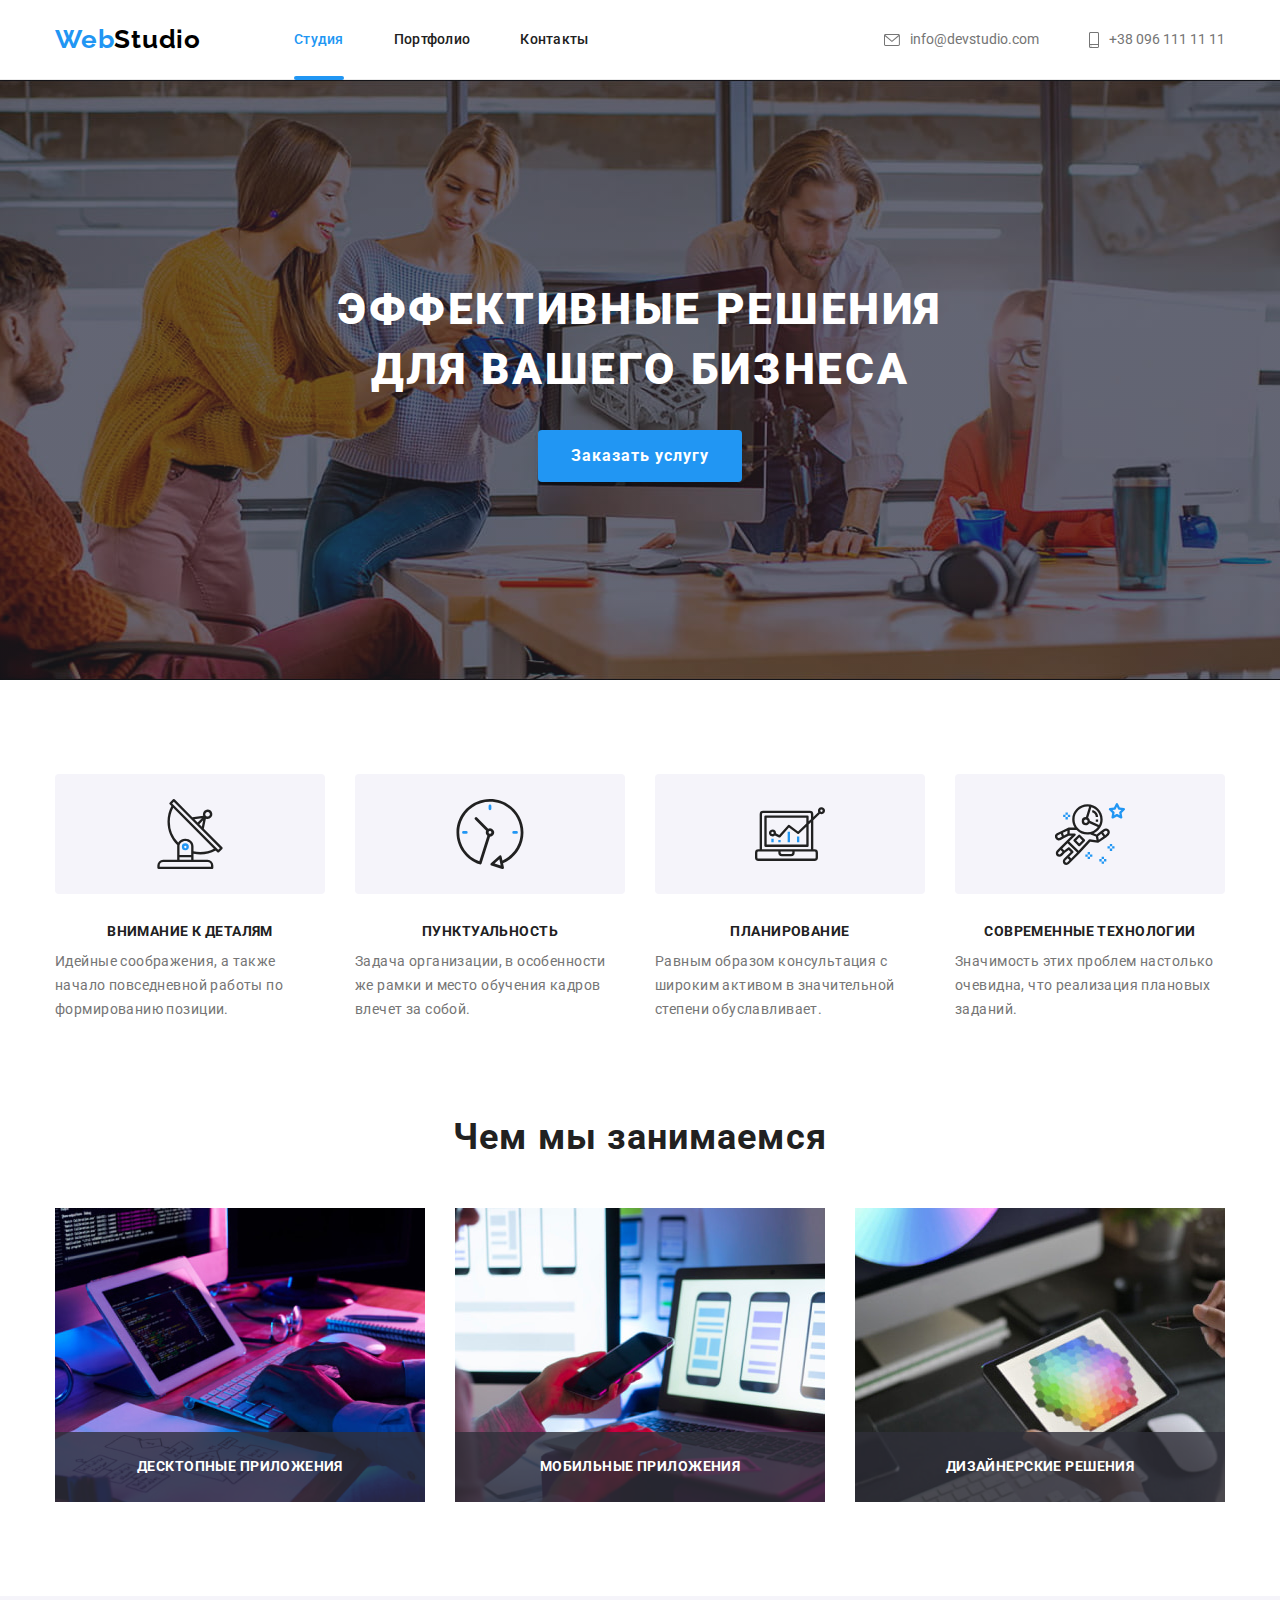
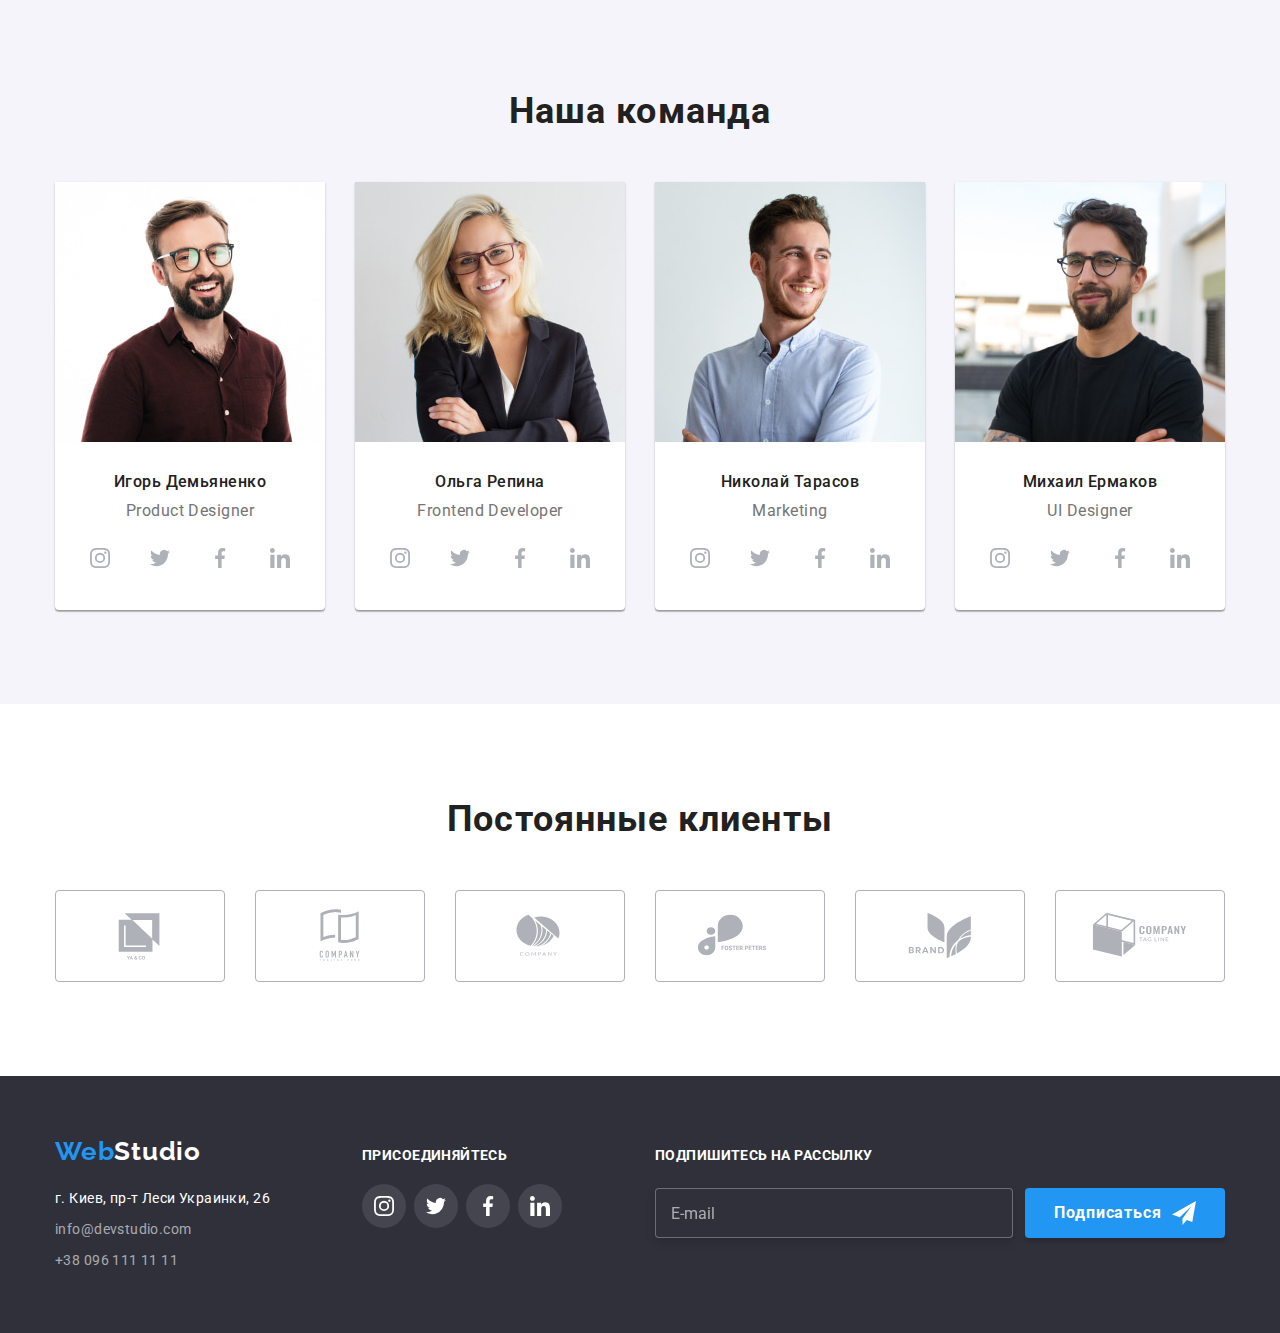
<file: index.html>
<!DOCTYPE html>
<html lang="ru">
  <head>
    <meta charset="UTF-8" />
    <meta http-equiv="X-UA-Compatible" content="IE=edge" />
    <meta name="viewport" content="width=device-width, initial-scale=1.0" />
    <title>WebStudio - Главная страница</title>
    <link
      rel="stylesheet"
      href="https://cdnjs.cloudflare.com/ajax/libs/modern-normalize/1.1.0/modern-normalize.min.css"
    />
    <link rel="preconnect" href="https://fonts.googleapis.com" />
    <link rel="preconnect" href="https://fonts.gstatic.com" crossorigin />
    <link
      href="https://fonts.googleapis.com/css2?family=Raleway:wght@700&family=Roboto:wght@400;500;700;900&display=swap"
      rel="stylesheet"
    />
    <link rel="stylesheet" href="./css/main.min.css" />
  </head>
  <body>
    <!-- Хедер -->
    <header class="header">
      <div class="conteiner header__conteiner">
        <!-- Мобильное меню -->
        <div class="mobile">
          <a class="logo" href="./index.html">Web<span class="logo__text">Studio</span></a>
          <button type="button" class="mobile__button" aria-expanded="false" data-menu-button>
            <svg
              class="mobile__icon"
              width="40"
              height="40"
              aria-label="Переключатель мобильного меню"
            >
              <use
                class="mobile__icon mobile__icon--open"
                href="./images/icons.svg#icon-menu"
              ></use>
              <use
                class="mobile__icon mobile__icon--close"
                href="./images/icons.svg#icon-menu-close"
              ></use>
            </svg>
          </button>
        </div>
        <div class="mobile__menu" data-menu>
          <nav class="mobile-nav">
            <ul class="mobile-nav__list">
              <li class="mobile-nav__item">
                <a class="mobile-nav__link mobile-nav__link--current" href="./index.html">Студия</a>
              </li>
              <li class="mobile-nav__item">
                <a class="mobile-nav__link" href="./portfolio.html">Портфолио</a>
              </li>
              <li class="mobile-nav__item">
                <a class="mobile-nav__link" href="">Контакты</a>
              </li>
            </ul>
          </nav>
          <ul class="mobile-contacts">
            <li class="mobile-contacts__item">
              <a class="mobile-contacts__link" href="tel:+380961111111"> +38 096 111 11 11</a>
            </li>
            <li class="mobile-contacts__item">
              <a
                class="mobile-contacts__link mobile-contacts__link--small-gray"
                href="mailto:info@devstudio.com"
              >
                info@devstudio.com</a
              >
            </li>
          </ul>
          <ul class="mobile-socials">
            <li class="mobile-socials__item">
              <a href="" target="_blank" rel="noreferrer noopener">Instagram</a>
            </li>
            <li class="mobile-socials__item">
              <a href="" target="_blank" rel="noreferrer noopener">Twitter</a>
            </li>
            <li class="mobile-socials__item">
              <a href="" target="_blank" rel="noreferrer noopener">Facebook</a>
            </li>
            <li class="mobile-socials__item">
              <a href="" target="_blank" rel="noreferrer noopener">LinkedIn</a>
            </li>
          </ul>
          
        </div>
        <!-- Меню для планшета та десктопа -->
        <div class="header__menu">
          <nav class="page-nav">
            <a class="logo" href="./index.html">Web<span class="logo__text">Studio</span></a>
            <ul class="page-nav__list">
              <li class="page-nav__item">
                <a class="page-nav__link page-nav__link--current" href="./index.html">Студия</a>
              </li>
              <li class="page-nav__item">
                <a class="page-nav__link" href="./portfolio.html">Портфолио</a>
              </li>
              <li class="page-nav__item">
                <a class="page-nav__link" href="">Контакты</a>
              </li>
            </ul>
          </nav>
          <ul class="contacts">
            <li class="contacts__item">
              <a class="contacts__link" href="mailto:info@devstudio.com"
                ><svg class="contacts__icon" width="16" height="12">
                  <use href="./images/icons.svg#icon-envelope"></use>
                </svg>
                info@devstudio.com</a
              >
            </li>
            <li class="contacts__item">
              <a class="contacts__link header__link" href="tel:+380961111111"
                ><svg class="contacts__icon" width="10" height="16">
                  <use href="./images/icons.svg#icon-smartphone"></use>
                </svg>
                +38 096 111 11 11</a
              >
            </li>
          </ul>
        </div>
      </div>
    </header>
    <main>
      <!-- Банер -->
      <section class="section hero">
        <div class="conteiner">
          <h1 class="hero__title">Эффективные решения для вашего бизнеса</h1>
          <button class="button hero__button" type="button" data-modal-open>Заказать услугу</button>
        </div>
      </section>
      <!-- Особенности -->
      <section class="section">
        <div class="conteiner">
          <h2 class="section__title visually-hidden" aria-hidden="true" tabindex="-1">
            Особенности
          </h2>
          <ul class="features">
            <li class="features__item">
              <div class="features__wrapper">
                <svg class="features__icon" width="70" height="70">
                  <use href="./images/icons.svg#icon-antenna"></use>
                </svg>
              </div>
              <h3 class="features__title">Внимание к деталям</h3>
              <p class="features__discription">
                Идейные соображения, а также начало повседневной работы по формированию позиции.
              </p>
            </li>
            <li class="features__item">
              <div class="features__wrapper">
                <svg class="features__icon" width="70" height="70">
                  <use href="./images/icons.svg#icon-clock"></use>
                </svg>
              </div>
              <h3 class="features__title">Пунктуальность</h3>
              <p class="features__discription">
                Задача организации, в особенности же рамки и место обучения кадров влечет за собой.
              </p>
            </li>
            <li class="features__item">
              <div class="features__wrapper">
                <svg class="features__icon" width="70" height="70">
                  <use href="./images/icons.svg#icon-diagram"></use>
                </svg>
              </div>
              <h3 class="features__title">Планирование</h3>
              <p class="features__discription">
                Равным образом консультация с широким активом в значительной степени обуславливает.
              </p>
            </li>
            <li class="features__item">
              <div class="features__wrapper">
                <svg class="features__icon" width="70" height="70">
                  <use href="./images/icons.svg#icon-astronaut"></use>
                </svg>
              </div>
              <h3 class="features__title">Современные технологии</h3>
              <p class="features__discription">
                Значимость этих проблем настолько очевидна, что реализация плановых заданий.
              </p>
            </li>
          </ul>
        </div>
      </section>
      <!--Чем мы занимаемся-->
      <section class="section section--no-padding-top business__section">
        <div class="conteiner">
          <h2 class="section__title">Чем мы занимаемся</h2>
          <ul class="business">
            <li class="business__item">
              <picture>
                <source media="(min-width: 1200px)" srcset="./images/business/box1.jpg 1x, ./images/business/box1@2x.jpg 2x"/>
                <img
                class="business__img"
                src="./images/business/box1.jpg"
                alt="человек набирает код согласно нарисованого алгоритма"
                width="370"
                height="294"
              />
              </picture>
              <div class="business__description">
                <h3 class="business__title">Десктопные приложения</h3>
              </div>
            </li>
            <li class="business__item">
              <picture>
                <source media="(min-width: 1200px)" srcset="./images/business/box2.jpg 1x, ./images/business/box2@2x.jpg 2x" />
                <img
                class="business__img"
                src="./images/business/box2.jpg"
                alt="человек выбирает варианты макетов сайта для мобильных устройств"
                width="370"
                height="294"
              />
              </picture>
              <div class="business__description">
                <h3 class="business__title">Мобильные приложения</h3>
              </div>
            </li>
            <li class="business__item">
              <picture>
                <source media="(min-width: 1200px)" srcset="./images/business/box3.jpg 1x, ./images/business/box3@2x.jpg 2x" />
              <img
                class="business__img"
                src="./images/business/box3.jpg"
                alt="человек с помощью планшета подбирает палитру цветов"
                width="370"
                height="294"
              />
              </picture>
              <div class="business__description">
                <h3 class="business__title">Дизайнерские решения</h3>
              </div>
            </li>
          </ul>
        </div>
      </section>
      <!--Наша команда-->
      <section class="section section--bgc-gray">
        <div class="conteiner">
          <h2 class="section__title">Наша команда</h2>
          <ul class="team">
            <li class="team__item">
              <picture>
                <source
                  media="(max-width: 767px)"
                  srcset="./images/team/img1_sm.jpg 1x, ./images/team/img1_sm@2x.jpg 2x"
                />
                <source media="(min-width: 1200px)" srcset="./images/team/img1_lg.jpg 1x, ./images/team/img1_lg@2x.jpg 2x" />
                <source
                  media="(min-width: 768px)"
                  srcset="./images/team/img1_md.jpg 1x, ./images/team/img1_md@2x.jpg 2x"
                />
                <img
                  class="team__img"
                  src="./images/team/img1-450.jpg"
                  alt="молодой мужчина, короткостриженый шатен с
                бородой, в очках, широко улыбается; бордовая рубашка, две верхние пуговицы
                расстегнуты"
                  width="450"
                  height="460"
                />
              </picture>
              <div class="team__discription">
                <h3 class="team__title">Игорь Демьяненко</h3>
                <p class="team__text">Product Designer</p>
                <ul class="socials team__socials">
                  <li class="socials__item">
                    <a class="socials__link" href="" target="_blank" rel="noreferrer noopener"
                      ><svg class="socials__icon" width="20" height="20">
                        <use href="./images/icons.svg#icon-instagram"></use>
                      </svg>
                    </a>
                  </li>
                  <li class="socials__item">
                    <a class="socials__link" href="" target="_blank" rel="noreferrer noopener"
                      ><svg class="socials__icon" width="20" height="20">
                        <use href="./images/icons.svg#icon-twitter"></use></svg
                    ></a>
                  </li>
                  <li class="socials__item">
                    <a class="socials__link" href="" target="_blank" rel="noreferrer noopener"
                      ><svg class="socials__icon" width="20" height="20">
                        <use href="./images/icons.svg#icon-facebook"></use></svg
                    ></a>
                  </li>
                  <li class="socials__item">
                    <a class="socials__link" href="" target="_blank" rel="noreferrer noopener"
                      ><svg class="socials__icon" width="20" height="20">
                        <use href="./images/icons.svg#icon-linkedin"></use></svg
                    ></a>
                  </li>
                </ul>
              </div>
            </li>
            <li class="team__item">
              <picture>
                <source
                  media="(max-width: 767px)"
                  srcset="./images/team/img2_sm.jpg 1x, ./images/team/img2_sm@2x.jpg 2x"
                />
                <source media="(min-width: 1200px)" srcset="./images/team/img2_lg.jpg 1x, ./images/team/img2_lg@2x.jpg 2x" />
                <source
                  media="(min-width: 768px)"
                  srcset="./images/team/img2_md.jpg 1x, ./images/team/img2_md@2x.jpg 2x"
                />
                <img
                  class="team__img"
                  src="./images/team/img2-450.jpg"
                  alt="девушка-блондинка, распущенные волосы ниже плеч зачесаны на правую сторону,  в очках, широко улыбается; черный пиджак из-под которого виднеется белая блуза, руки скрещены на груди"
                  width="450"
                  height="460"
                />
              </picture>
              <div class="team__discription">
                <h3 class="team__title">Ольга Репина</h3>
                <p class="team__text">Frontend Developer</p>
                <ul class="socials team__socials">
                  <li class="socials__item">
                    <a class="socials__link" href="" target="_blank" rel="noreferrer noopener"
                      ><svg class="socials__icon" width="20" height="20">
                        <use href="./images/icons.svg#icon-instagram"></use></svg
                    ></a>
                  </li>
                  <li class="socials__item">
                    <a class="socials__link" href="" target="_blank" rel="noreferrer noopener"
                      ><svg class="socials__icon" width="20" height="20">
                        <use href="./images/icons.svg#icon-twitter"></use></svg
                    ></a>
                  </li>
                  <li class="socials__item">
                    <a class="socials__link" href="" target="_blank" rel="noreferrer noopener"
                      ><svg class="socials__icon" width="20" height="20">
                        <use href="./images/icons.svg#icon-facebook"></use></svg
                    ></a>
                  </li>
                  <li class="socials__item">
                    <a class="socials__link" href="" target="_blank" rel="noreferrer noopener"
                      ><svg class="socials__icon" width="20" height="20">
                        <use href="./images/icons.svg#icon-linkedin"></use></svg
                    ></a>
                  </li>
                </ul>
              </div>
            </li>
            <li class="team__item">
              <picture>
                <source
                  media="(max-width: 767px)"
                  srcset="./images/team/img3_sm.jpg 1x, ./images/team/img3_sm@2x.jpg 2x"
                />
                <source media="(min-width: 1200px)" srcset="./images/team/img3_lg.jpg 1x, ./images/team/img3_lg@2x.jpg 2x" />
                <source
                  media="(min-width: 768px)"
                  srcset="./images/team/img3_md.jpg 1x, ./images/team/img3_md@2x.jpg 2x"
                />
                <img
                  class="team__img"
                  src="./images/team/img3-450.jpg"
                  alt="молодой мужчина, шатен с бородкой, голова вполоборота влево, широкая улыбка; светло-голубая рубашка, верхняя пуговица расстегнута, руки скрещены на груди"
                  width="450"
                  height="460"
                />
              </picture>
              <div class="team__discription">
                <h3 class="team__title">Николай Тарасов</h3>
                <p class="team__text">Marketing</p>
                <ul class="socials team__socials">
                  <li class="socials__item">
                    <a class="socials__link" href="" target="_blank" rel="noreferrer noopener"
                      ><svg class="socials__icon" width="20" height="20">
                        <use href="./images/icons.svg#icon-instagram"></use></svg
                    ></a>
                  </li>
                  <li class="socials__item">
                    <a class="socials__link" href="" target="_blank" rel="noreferrer noopener"
                      ><svg class="socials__icon" width="20" height="20">
                        <use href="./images/icons.svg#icon-twitter"></use></svg
                    ></a>
                  </li>
                  <li class="socials__item">
                    <a class="socials__link" href="" target="_blank" rel="noreferrer noopener"
                      ><svg class="socials__icon" width="20" height="20">
                        <use href="./images/icons.svg#icon-facebook"></use></svg
                    ></a>
                  </li>
                  <li class="socials__item">
                    <a class="socials__link" href="" target="_blank" rel="noreferrer noopener"
                      ><svg class="socials__icon" width="20" height="20">
                        <use href="./images/icons.svg#icon-linkedin"></use></svg
                    ></a>
                  </li>
                </ul>
              </div>
            </li>
            <li class="team__item">
              <picture>
                <source
                  media="(max-width: 767px)"
                  srcset="./images/team/img4_sm.jpg 1x, ./images/team/img4_sm@2x.jpg 2x"
                />
                <source
                  media="(min-width: 1200px)"
                  srcset="./images/team/img4_lg.jpg 1x, ./images/team/img4_lg@2x.jpg 2x"
                />
                <source media="(min-width: 768px)" srcset="./images/team/img4_md.jpg 1x, ./images/team/img4_md@2x.jpg 2x" />
                <img
                  class="team__img"
                  src="./images/team/img4-450.jpg"
                  alt="молодой мужчина в очках, брюнет с бородой, на лице легкая улыбка; черная футболка, руки скрещены на груди"
                  width="450"
                  height="460"
                />
              </picture>
              <div class="team__discription">
                <h3 class="team__title">Михаил Ермаков</h3>
                <p class="team__text">UI Designer</p>
                <ul class="socials team__socials">
                  <li class="socials__item">
                    <a class="socials__link" href="" target="_blank" rel="noreferrer noopener"
                      ><svg class="socials__icon" width="20" height="20">
                        <use href="./images/icons.svg#icon-instagram"></use></svg
                    ></a>
                  </li>
                  <li class="socials__item">
                    <a class="socials__link" href="" target="_blank" rel="noreferrer noopener"
                      ><svg class="socials__icon" width="20" height="20">
                        <use href="./images/icons.svg#icon-twitter"></use></svg
                    ></a>
                  </li>
                  <li class="socials__item">
                    <a class="socials__link" href="" target="_blank" rel="noreferrer noopener"
                      ><svg class="socials__icon" width="20" height="20">
                        <use href="./images/icons.svg#icon-facebook"></use></svg
                    ></a>
                  </li>
                  <li class="socials__item">
                    <a class="socials__link" href="" target="_blank" rel="noreferrer noopener"
                      ><svg class="socials__icon" width="20" height="20">
                        <use href="./images/icons.svg#icon-linkedin"></use></svg
                    ></a>
                  </li>
                </ul>
              </div>
            </li>
          </ul>
        </div>
      </section>
      <!-- Клиенты -->
      <section class="section">
        <div class="conteiner">
          <h2 class="section__title">Постоянные клиенты</h2>
          <ul class="clients">
            <li class="clients__item">
              <a class="clients__link" href="" target="_blank" rel="noreferrer noopener"
                ><svg class="clients__logo" width="106" height="60">
                  <use href="./images/icons.svg#icon-logo1"></use></svg
              ></a>
            </li>
            <li class="clients__item">
              <a class="clients__link" href="" target="_blank" rel="noreferrer noopener"
                ><svg class="clients__logo" width="106" height="60">
                  <use href="./images/icons.svg#icon-logo2"></use></svg
              ></a>
            </li>
            <li class="clients__item">
              <a class="clients__link" href="" target="_blank" rel="noreferrer noopener"
                ><svg class="clients__logo" width="106" height="60">
                  <use href="./images/icons.svg#icon-logo3"></use></svg
              ></a>
            </li>
            <li class="clients__item">
              <a class="clients__link" href="" target="_blank" rel="noreferrer noopener"
                ><svg class="clients__logo" width="106" height="60">
                  <use href="./images/icons.svg#icon-logo4"></use></svg
              ></a>
            </li>
            <li class="clients__item">
              <a class="clients__link" href="" target="_blank" rel="noreferrer noopener"
                ><svg class="clients__logo" width="106" height="60">
                  <use href="./images/icons.svg#icon-logo5"></use></svg
              ></a>
            </li>
            <li class="clients__item">
              <a class="clients__link" href="" target="_blank" rel="noreferrer noopener"
                ><svg class="clients__logo" width="106" height="60">
                  <use href="./images/icons.svg#icon-logo6"></use></svg
              ></a>
            </li>
          </ul>
        </div>
      </section>
    </main>
    <!-- Футер -->
    <footer class="footer">
      <div class="conteiner footer__conteiner">
        <div class="footer__contacts">
          <a class="logo footer__logo" href="./index.html"
            >Web<span class="logo__text logo__text--light-theme">Studio</span>
          </a>
          <address class="address">
            <ul class="address__list">
              <li class="address__item">
                <a
                  class="address__map-link"
                  href="https://goo.gl/maps/bSxCjzfuzKjN976c6"
                  target="_blank"
                  rel="noreferrer noopener"
                  >г. Киев, пр-т Леси Украинки, 26
                </a>
              </li>
              <li class="address__item">
                <a class="address__link" href="mailto:info@devstudio.com">info@devstudio.com</a>
              </li>
              <li class="address__item">
                <a class="address__link" href="tel:+380961111111">+38 096 111 11 11</a>
              </li>
            </ul>
          </address>
        </div>
        <div class="footer__socials">
          <h2 class="footer__title">Присоединяйтесь</h2>
          <ul class="socials">
            <li class="socials__item socials__item--10px-margin">
              <a
                class="socials__link socials__link--bgc-gray"
                href=""
                target="_blank"
                rel="noreferrer noopener"
                ><svg class="socials__icon socials__icon--fill-white" width="20" height="20">
                  <use href="./images/icons.svg#icon-instagram"></use></svg
              ></a>
            </li>
            <li class="socials__item socials__item--10px-margin">
              <a
                class="socials__link socials__link--bgc-gray"
                href=""
                target="_blank"
                rel="noreferrer noopener"
                ><svg class="socials__icon socials__icon--fill-white" width="20" height="20">
                  <use href="./images/icons.svg#icon-twitter"></use></svg
              ></a>
            </li>
            <li class="socials__item socials__item--10px-margin">
              <a
                class="socials__link socials__link--bgc-gray"
                href=""
                target="_blank"
                rel="noreferrer noopener"
                ><svg class="socials__icon socials__icon--fill-white" width="20" height="20">
                  <use href="./images/icons.svg#icon-facebook"></use></svg
              ></a>
            </li>
            <li class="socials__item socials__item--10px-margin">
              <a
                class="socials__link socials__link--bgc-gray"
                href=""
                target="_blank"
                rel="noreferrer noopener"
                ><svg class="socials__icon socials__icon--fill-white" width="20" height="20">
                  <use href="./images/icons.svg#icon-linkedin"></use></svg
              ></a>
            </li>
          </ul>
        </div>
        <div class="subscription">
          <label class="subscription__title" for="email-submit">Подпишитесь на рассылку</label>
          <form class="subscription__form">
            <input
              class="subscription__input"
              type="email"
              name="email-submit"
              placeholder="E-mail"
              id="email-submit"
              autocomplete="off"
              required
            />
            <button class="button subscription__button" type="submit">
              Подписаться
              <svg class="button__icon button__icon--append" width="24" height="24">
                <use href="./images/icons.svg#icon-plane"></use>
              </svg>
            </button>
          </form>
        </div>
      </div>
    </footer>
    <!-- Модальное окно -->
    <div class="backdrop is-hidden" data-modal>
      <div class="modal-box">
        <button class="button close-button" data-modal-close>
          <svg class="close-button__icon" width="11" height="11">
            <use href="./images/icons.svg#icon-vector"></use>
          </svg>
        </button>
        <div class="modal-box__wrapper">
          <b class="modal-box__title">Оставьте свои данные, мы вам перезвоним</b>
          <form class="form" autocomplete="off">
            <div class="form__field">
              <label class="form__label" for="name">Имя</label>
              <div class="form__wrapper">
                <input class="form__input" type="text" name="name" id="name" required />
                <svg class="form__icon" width="18" height="18">
                  <use href="./images/icons.svg#icon-person"></use>
                </svg>
              </div>
            </div>
            <div class="form__field">
              <label class="form__label" for="tel">Телефон</label>
              <div class="form__wrapper">
                <input class="form__input" type="tel" name="tel" id="tel" required />
                <svg class="form__icon" width="18" height="18">
                  <use href="./images/icons.svg#icon-tel"></use>
                </svg>
              </div>
            </div>
            <div class="form__field">
              <label class="form__label" for="email">Почта</label>
              <div class="form__wrapper">
                <input class="form__input" type="email" name="email" id="email" required />
                <svg class="form__icon" width="18" height="18">
                  <use href="./images/icons.svg#icon-letter"></use>
                </svg>
              </div>
            </div>
            <div class="form__comment">
              <label class="form__label" for="comment">Комментарий</label>
              <textarea
                class="form__textarea"
                name="comment"
                rows="5"
                id="comment"
                placeholder="Введите текст"
              ></textarea>
            </div>
            <div class="checkbox">
              <label class="checkbox__label" for="policy-checkbox">
                <input
                  class="checkbox__input visually-hidden"
                  type="checkbox"
                  name="policy-checkbox"
                  id="policy-checkbox"
                />
                <span class="checkbox__icon"></span>
                Соглашаюсь с рассылкой и принимаю
                <a class="policy" href="">Условия договора</a>
              </label>
            </div>
            <div class="button__wrapper">
              <button class="button form__button" type="submit">Отправить</button>
            </div>
          </form>
        </div>
      </div>
    </div>
    <script src="./js/mobile-menu.js"></script>
    <script src="./js/modal.js"></script>
  </body>
</html>
</file>
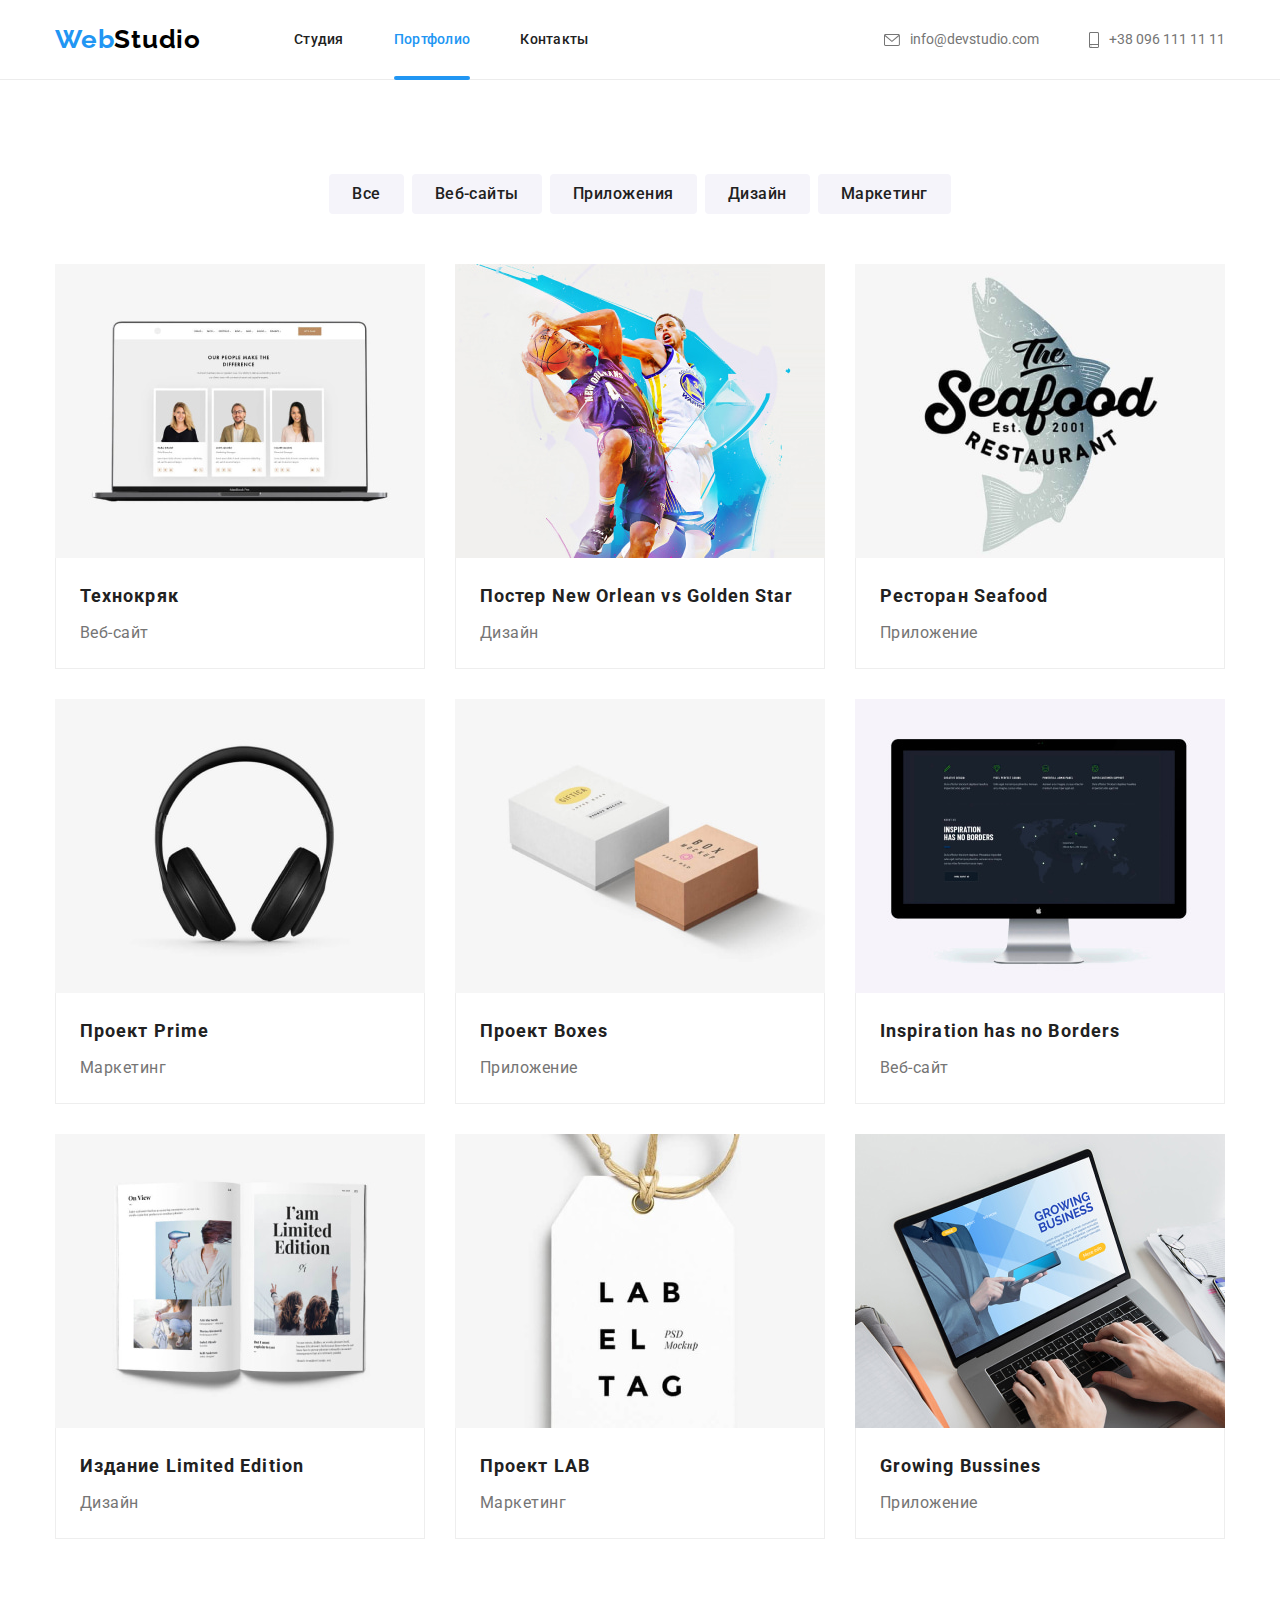
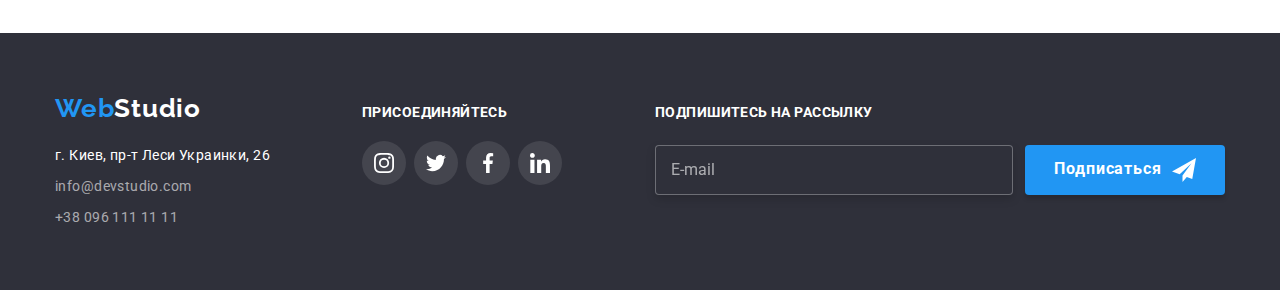
<file: portfolio.html>
<!DOCTYPE html>
<html lang="ru">
  <head>
    <meta charset="UTF-8" />
    <meta http-equiv="X-UA-Compatible" content="IE=edge" />
    <meta name="viewport" content="width=device-width, initial-scale=1.0" />
    <title>WebStudio - Портфолио</title>
    <link
      rel="stylesheet"
      href="https://cdnjs.cloudflare.com/ajax/libs/modern-normalize/1.1.0/modern-normalize.min.css"
    />
    <link rel="preconnect" href="https://fonts.googleapis.com" />
    <link rel="preconnect" href="https://fonts.gstatic.com" crossorigin />
    <link
      href="https://fonts.googleapis.com/css2?family=Raleway:wght@700&family=Roboto:wght@400;500;700;900&display=swap"
      rel="stylesheet"
    />
    <link rel="stylesheet" href="./css/main.min.css" />
  </head>
  <body>
    <!-- Хедер -->
    <header class="header">
      <div class="conteiner header__conteiner">
        <!-- Мобильное меню -->
        <div class="mobile">
          <a class="logo" href="./index.html">Web<span class="logo__text">Studio</span></a>
          <button type="button" class="mobile__button" aria-expanded="false" data-menu-button>
            <svg
              class="mobile__icon"
              width="40"
              height="40"
              aria-label="Переключатель мобильного меню"
            >
              <use
                class="mobile__icon mobile__icon--open"
                href="./images/icons.svg#icon-menu"
              ></use>
              <use
                class="mobile__icon mobile__icon--close"
                href="./images/icons.svg#icon-menu-close"
              ></use>
            </svg>
          </button>
        </div>
        <div class="mobile__menu" data-menu>
          <nav class="mobile-nav">
            <ul class="mobile-nav__list">
              <li class="mobile-nav__item">
                <a class="mobile-nav__link" href="./index.html">Студия</a>
              </li>
              <li class="mobile-nav__item">
                <a class="mobile-nav__link mobile-nav__link--current" href="./portfolio.html">Портфолио</a>
              </li>
              <li class="mobile-nav__item">
                <a class="mobile-nav__link" href="">Контакты</a>
              </li>
            </ul>
          </nav>
          <ul class="mobile-contacts">
            <li class="mobile-contacts__item">
              <a class="mobile-contacts__link" href="tel:+380961111111"> +38 096 111 11 11</a>
            </li>
            <li class="mobile-contacts__item">
              <a
                class="mobile-contacts__link mobile-contacts__link--small-gray"
                href="mailto:info@devstudio.com"
              >
                info@devstudio.com</a
              >
            </li>
          </ul>
          <ul class="mobile-socials">
            <li class="mobile-socials__item">
              <a href="" target="_blank" rel="noreferrer noopener">Instagram</a>
            </li>
            <li class="mobile-socials__item">
              <a href="" target="_blank" rel="noreferrer noopener">Twitter</a>
            </li>
            <li class="mobile-socials__item">
              <a href="" target="_blank" rel="noreferrer noopener">Facebook</a>
            </li>
            <li class="mobile-socials__item">
              <a href="" target="_blank" rel="noreferrer noopener">LinkedIn</a>
            </li>
          </ul>
        </div>
        <!-- Меню для планшета та десктопа -->
        <div class="header__menu">
          <nav class="page-nav">
            <a class="logo" href="./index.html">Web<span class="logo__text">Studio</span></a>
            <ul class="page-nav__list">
              <li class="page-nav__item">
                <a class="page-nav__link" href="./index.html">Студия</a>
              </li>
              <li class="page-nav__item">
                <a class="page-nav__link page-nav__link--current" href="./portfolio.html"
                  >Портфолио</a
                >
              </li>
              <li class="page-nav__item">
                <a class="page-nav__link" href="">Контакты</a>
              </li>
            </ul>
          </nav>
          <ul class="contacts">
            <li class="contacts__item">
              <a class="contacts__link" href="mailto:info@devstudio.com"
                ><svg class="contacts__icon" width="16" height="12">
                  <use href="./images/icons.svg#icon-envelope"></use>
                </svg>
                info@devstudio.com</a
              >
            </li>
            <li class="contacts__item">
              <a class="contacts__link header__link" href="tel:+380961111111"
                ><svg class="contacts__icon" width="10" height="16">
                  <use href="./images/icons.svg#icon-smartphone"></use>
                </svg>
                +38 096 111 11 11</a
              >
            </li>
          </ul>
        </div>
      </div>
    </header>
    <main>
      <section class="section">
        <div class="conteiner">
          <h1 class="section__title visually-hidden" aria-hidden="true" tabindex="-1">
            WebStudio - Портфолио
          </h1>
          <!-- Фильтр -->
          <ul class="filter">
            <li class="filter__item">
              <button class="button filter__button" type="button">Все</button>
            </li>
            <li class="filter__item">
              <button class="button filter__button" type="button">Веб-сайты</button>
            </li>
            <li class="filter__item">
              <button class="button filter__button" type="button">Приложения</button>
            </li>
            <li class="filter__item">
              <button class="button filter__button" type="button">Дизайн</button>
            </li>
            <li class="filter__item">
              <button class="button filter__button" type="button">Маркетинг</button>
            </li>
          </ul>
          <!-- Галерея проектов-->
          <ul class="projects">
            <li class="projects__item">
              <a class="projects__link" href="">
                <div class="projects__thumb">
                  <picture>
                    <source
                    media="(min-width: 1200px)"
                    srcset="
                    ./images/projects/project1_lg.jpg 1x,
                    ./images/projects/project1_lg@2x.jpg 2x
                    "
                    />
                    <source
                    media="(min-width: 768px)"
                    srcset="
                    ./images/projects/project1_md.jpg 1x,
                    ./images/projects/project1_md@2x.jpg 2x
                    "
                    />
                    <source
                      media="(max-width: 767px)"
                      srcset="
                        ./images/projects/project1_sm.jpg 1x,
                        ./images/projects/project1_sm@2x.jpg 2x
                      "
                    />
                    <img
                      class="projects__img"
                      src="./images/projects/project1_sm.jpg"
                      alt="веб-страница Технокряк, открытая на ноутбуке"
                      width="450"
                      height="294"
                    />
                  </picture>
                  <div class="projects__overlay">
                    <p class="projects__discription">
                      Технокряк это современная площадка распространения коронавируса. Компании
                      используют эту платформу для цифрового шпионажа и атак на защищённые сервера
                      конкурентов.
                    </p>
                  </div>
                </div>
                <div class="projects__box">
                  <h2 class="projects__title">Технокряк</h2>
                  <p class="projects__type">Веб-сайт</p>
                </div>
              </a>
            </li>
            <li class="projects__item">
              <a class="projects__link" href="">
                <div class="projects__thumb">
                  <picture>
                    <source
                    media="(min-width: 1200px)"
                    srcset="
                    ./images/projects/project2_lg.jpg    1x,
                    ./images/projects/project2_lg@2x.jpg 2x
                    "
                    />
                    <source
                    media="(min-width: 768px)"
                    srcset="
                    ./images/projects/project2_md.jpg    1x,
                    ./images/projects/project2_md@2x.jpg 2x
                    "
                    />
                    <source
                      media="(max-width: 767px)"
                      srcset="
                        ./images/projects/project2_sm.jpg    1x,
                        ./images/projects/project2_sm@2x.jpg 2x
                      "
                    />
                    <img
                    class="projects__img"
                    src="./images/projects/project2_sm.jpg"
                    alt="Постер к игре в баскетбол"
                    width="450"
                    height="294"
                    />
                  </picture>
                  <div class="projects__overlay">
                    <p class="projects__discription">
                      Технокряк это современная площадка распространения коронавируса. Компании
                      используют эту платформу для цифрового шпионажа и атак на защищённые сервера
                      конкурентов.
                    </p>
                  </div>
                </div>
                <div class="projects__box">
                  <h2 class="projects__title">Постер New Orlean vs Golden Star</h2>
                  <p class="projects__type">Дизайн</p>
                </div>
              </a>
            </li>
            <li class="projects__item">
              <a class="projects__link" href="">
                <div class="projects__thumb">
                  <picture>
                    <source
                    media="(min-width: 1200px)"
                    srcset="
                    ./images/projects/project3_lg.jpg    1x,
                    ./images/projects/project3_lg@2x.jpg 2x
                    "
                    />
                    <source
                    media="(min-width: 768px)"
                    srcset="
                    ./images/projects/project3_md.jpg    1x,
                    ./images/projects/project3_md@2x.jpg 2x
                    "
                    />
                    <source
                      media="(max-width: 767px)"
                      srcset="
                        ./images/projects/project3_sm.jpg    1x,
                        ./images/projects/project3_sm@2x.jpg 2x
                      "
                    />
                    <img
                      class="projects__img"
                      src="./images/projects/project3_sm.jpg"
                      alt="Эмблема рыбного ресторана"
                      width="450"
                      height="294"
                    />
                  </picture>
                  <div class="projects__overlay">
                    <p class="projects__discription">
                      Технокряк это современная площадка распространения коронавируса. Компании
                      используют эту платформу для цифрового шпионажа и атак на защищённые сервера
                      конкурентов.
                    </p>
                  </div>
                </div>
                <div class="projects__box">
                  <h2 class="projects__title">Ресторан Seafood</h2>
                  <p class="projects__type">Приложение</p>
                </div></a
              >
            </li>
            <li class="projects__item">
              <a class="projects__link" href="">
                <div class="projects__thumb">
                  <picture>
                    <source
                    media="(min-width: 1200px)"
                    srcset="
                    ./images/projects/project4_lg.jpg    1x,
                    ./images/projects/project4_lg@2x.jpg 2x
                    "
                    />
                    <source
                    media="(min-width: 768px)"
                    srcset="
                    ./images/projects/project4_md.jpg    1x,
                    ./images/projects/project4_md@2x.jpg 2x
                    "
                    />
                    <source
                      media="(max-width: 767px)"
                      srcset="
                        ./images/projects/project4_sm.jpg    1x,
                        ./images/projects/project4_sm@2x.jpg 2x
                      "
                    />
                    <img
                    class="projects__img"
                    src="./images/projects/project4_sm.jpg"
                      alt="Накладные наушники"
                      width="450"
                      height="294"
                    />
                  </picture>
                  <div class="projects__overlay">
                    <p class="projects__discription">
                      Технокряк это современная площадка распространения коронавируса. Компании
                      используют эту платформу для цифрового шпионажа и атак на защищённые сервера
                      конкурентов.
                    </p>
                  </div>
                </div>
                <div class="projects__box">
                  <h2 class="projects__title">Проект Prime</h2>
                  <p class="projects__type">Маркетинг</p>
                </div>
              </a>
            </li>
            <li class="projects__item">
              <a class="projects__link" href="">
                <div class="projects__thumb">
                  <picture>
                    <source
                    media="(min-width: 1200px)"
                    srcset="
                    ./images/projects/project5_lg.jpg    1x,
                    ./images/projects/project5_lg@2x.jpg 2x
                    "
                    />
                    <source
                    media="(min-width: 768px)"
                    srcset="
                    ./images/projects/project5_md.jpg    1x,
                    ./images/projects/project5_md@2x.jpg 2x
                    "
                    />
                    <source
                      media="(max-width: 767px)"
                      srcset="
                        ./images/projects/project5_sm.jpg    1x,
                        ./images/projects/project5_sm@2x.jpg 2x
                      "
                    />
                    <img
                      class="projects__img"
                      src="./images/projects/project5_sm.jpg"
                      alt="две коробки разных цветов и размеров"
                      width="450"
                      height="294"
                    />
                  </picture>
                  <div class="projects__overlay">
                    <p class="projects__discription">
                      Технокряк это современная площадка распространения коронавируса. Компании
                      используют эту платформу для цифрового шпионажа и атак на защищённые сервера
                      конкурентов.
                    </p>
                  </div>
                </div>
                <div class="projects__box">
                  <h2 class="projects__title">Проект Boxes</h2>
                  <p class="projects__type">Приложение</p>
                </div></a
              >
            </li>
            <li class="projects__item">
              <a class="projects__link" href="">
                <div class="projects__thumb">
                  <picture>
                    <source
                    media="(min-width: 1200px)"
                    srcset="
                    ./images/projects/project6_lg.jpg    1x,
                    ./images/projects/project6_lg@2x.jpg 2x
                    "
                    />
                    <source
                    media="(min-width: 768px)"
                    srcset="
                    ./images/projects/project6_md.jpg    1x,
                    ./images/projects/project6_md@2x.jpg 2x
                    "
                    />
                    <source
                      media="(max-width: 767px)"
                      srcset="
                        ./images/projects/project6_sm.jpg    1x,
                        ./images/projects/project6_sm@2x.jpg 2x
                      "
                    />
                    <img
                      class="projects__img"
                      src="./images/projects/project6_sm.jpg"
                      alt="Монитор с изображением открытого веб-сайта"
                      width="450"
                      height="294"
                    />
                  </picture>
                  <div class="projects__overlay">
                    <p class="projects__discription">
                      Технокряк это современная площадка распространения коронавируса. Компании
                      используют эту платформу для цифрового шпионажа и атак на защищённые сервера
                      конкурентов.
                    </p>
                  </div>
                </div>
                <div class="projects__box">
                  <h2 class="projects__title">Inspiration has no Borders</h2>
                  <p class="projects__type">Веб-сайт</p>
                </div>
              </a>
            </li>
            <li class="projects__item">
              <a class="projects__link" href="">
                <div class="projects__thumb">
                  <picture>
                    <source
                    media="(min-width: 1200px)"
                    srcset="
                    ./images/projects/project7_lg.jpg    1x,
                    ./images/projects/project7_lg@2x.jpg 2x
                    "
                    />
                    <source
                    media="(min-width: 768px)"
                    srcset="
                    ./images/projects/project7_md.jpg    1x,
                    ./images/projects/project7_md@2x.jpg 2x
                    "
                    />
                    <source
                      media="(max-width: 767px)"
                      srcset="
                        ./images/projects/project7_sm.jpg    1x,
                        ./images/projects/project7_sm@2x.jpg 2x
                      "
                    />
                    <img
                      class="projects__img"
                      src="./images/projects/project7_sm.jpg"
                      alt="Развернутая книга"
                      width="450"
                      height="294"
                    />
                  </picture>
                  <div class="projects__overlay">
                    <p class="projects__discription">
                      Технокряк это современная площадка распространения коронавируса. Компании
                      используют эту платформу для цифрового шпионажа и атак на защищённые сервера
                      конкурентов.
                    </p>
                  </div>
                </div>
                <div class="projects__box">
                  <h2 class="projects__title">Издание Limited Edition</h2>
                  <p class="projects__type">Дизайн</p>
                </div>
              </a>
            </li>
            <li class="projects__item">
              <a class="projects__link" href="">
                <div class="projects__thumb">
                  <picture>
                    <source
                    media="(min-width: 1200px)"
                    srcset="
                    ./images/projects/project8_lg.jpg    1x,
                    ./images/projects/project8_lg@2x.jpg 2x
                    "
                    />
                    <source
                    media="(min-width: 768px)"
                    srcset="
                    ./images/projects/project8_md.jpg    1x,
                    ./images/projects/project8_md@2x.jpg 2x
                    "
                    />
                    <source
                      media="(max-width: 767px)"
                      srcset="
                        ./images/projects/project8_sm.jpg    1x,
                        ./images/projects/project8_sm@2x.jpg 2x
                      "
                    />
                    <img
                    class="projects__img"
                      src="./images/projects/project8_sm.jpg"
                      alt="Бумажная бирка на шнурке"
                      width="450"
                      height="294"
                    />
                  </picture>
                  <div class="projects__overlay">
                    <p class="projects__discription">
                      Технокряк это современная площадка распространения коронавируса. Компании
                      используют эту платформу для цифрового шпионажа и атак на защищённые сервера
                      конкурентов.
                    </p>
                  </div>
                </div>
                <div class="projects__box">
                  <h2 class="projects__title">Проект LAB</h2>
                  <p class="projects__type">Маркетинг</p>
                </div>
              </a>
            </li>
            <li class="projects__item">
              <a class="projects__link" href="">
                <div class="projects__thumb">
                  <picture>
                    <source
                    media="(min-width: 1200px)"
                    srcset="
                    ./images/projects/project9_lg.jpg    1x,
                    ./images/projects/project9_lg@2x.jpg 2x
                    "
                    />
                    <source
                    media="(min-width: 768px)"
                    srcset="
                    ./images/projects/project9_md.jpg    1x,
                    ./images/projects/project9_md@2x.jpg 2x
                    "
                    />
                    <source
                      media="(max-width: 767px)"
                      srcset="
                        ./images/projects/project9_sm.jpg    1x,
                        ./images/projects/project9_sm@2x.jpg 2x
                      "
                    />
                    <img
                      class="projects__img"
                      src="./images/projects/project9_sm.jpg"
                      alt="Ноутбук с открытым приложение Growing Bussines"
                      width="450"
                      height="294"
                    />
                  </picture>
                  <div class="projects__overlay">
                    <p class="projects__discription">
                      Технокряк это современная площадка распространения коронавируса. Компании
                      используют эту платформу для цифрового шпионажа и атак на защищённые сервера
                      конкурентов.
                    </p>
                  </div>
                </div>
                <div class="projects__box">
                  <h2 class="projects__title">Growing Bussines</h2>
                  <p class="projects__type">Приложение</p>
                </div></a>
            </li>
          </ul>
        </div>
      </section>
    </main>
    <!-- Футер -->
    <footer class="footer">
      <div class="conteiner footer__conteiner">
        <div class="footer__contacts">
          <a class="logo footer__logo" href="./index.html"
            >Web<span class="logo__text logo__text--light-theme">Studio</span>
          </a>

          <address class="address">
            <ul class="address__list">
              <li class="address__item">
                <a
                  class="address__map-link"
                  href="https://goo.gl/maps/bSxCjzfuzKjN976c6"
                  target="_blank"
                  rel="noreferrer noopener"
                  >г. Киев, пр-т Леси Украинки, 26
                </a>
              </li>
              <li class="address__item">
                <a class="address__link" href="mailto:info@devstudio.com">info@devstudio.com</a>
              </li>
              <li class="address__item">
                <a class="address__link" href="tel:+380961111111">+38 096 111 11 11</a>
              </li>
            </ul>
          </address>
        </div>
        <div class="footer__socials">
          <h2 class="footer__title">Присоединяйтесь</h2>
          <ul class="socials">
            <li class="socials__item socials__item--10px-margin">
              <a class="socials__link socials__link--bgc-gray" href=""
                ><svg class="socials__icon socials__icon--fill-white" width="20" height="20">
                  <use href="./images/icons.svg#icon-instagram"></use></svg
              ></a>
            </li>
            <li class="socials__item socials__item--10px-margin">
              <a class="socials__link socials__link--bgc-gray" href=""
                ><svg class="socials__icon socials__icon--fill-white" width="20" height="20">
                  <use href="./images/icons.svg#icon-twitter"></use></svg
              ></a>
            </li>
            <li class="socials__item socials__item--10px-margin">
              <a class="socials__link socials__link--bgc-gray" href=""
                ><svg class="socials__icon socials__icon--fill-white" width="20" height="20">
                  <use href="./images/icons.svg#icon-facebook"></use></svg
              ></a>
            </li>
            <li class="socials__item socials__item--10px-margin">
              <a class="socials__link socials__link--bgc-gray" href=""
                ><svg class="socials__icon socials__icon--fill-white" width="20" height="20">
                  <use href="./images/icons.svg#icon-linkedin"></use></svg
              ></a>
            </li>
          </ul>
        </div>
        <div class="subscription">
          <label class="subscription__title" for="email-submit">Подпишитесь на рассылку</label>
          <form class="subscription__form">
            <input
              class="subscription__input"
              type="email"
              name="email-submit"
              placeholder="E-mail"
              id="email-submit"
              autocomplete="off"
              required
            />
            <button class="button subscription__button" type="submit">
              Подписаться
              <svg class="button__icon button__icon--append" width="24" height="24">
                <use href="./images/icons.svg#icon-plane"></use>
              </svg>
            </button>
          </form>
        </div>
      </div>
    </footer>
    <script src="./js/mobile-menu.js"></script>
  </body>
</html>
</file>
<file: css/main.min.css>
.visually-hidden{position:absolute;white-space:nowrap;width:1px;height:1px;overflow:hidden;border:0;padding:0;clip:rect(0 0 0 0);-webkit-clip-path:inset(50%);clip-path:inset(50%);margin:-1px}ul{padding:0;margin:0;list-style-type:none}a{text-decoration:none;color:inherit}img{display:block;max-width:100%;height:auto}p{margin-top:0;margin-bottom:0}.section{padding-top:60px;padding-bottom:60px}@media screen and (min-width: 1200px){.section{padding-top:94px;padding-bottom:94px}}.section--no-padding-top{padding-top:0}.section--bgc-gray{background-color:#f5f4fa}.section__title{margin-top:0px;margin-bottom:30px;text-align:center;color:#212121;font-size:28px;line-height:1.18;letter-spacing:0.03em}@media screen and (min-width: 1200px){.section__title{margin-bottom:50px;font-size:36px;line-height:1.17}}.conteiner{margin-right:auto;margin-left:auto;padding-left:15px;padding-right:15px}@media screen and (min-width: 480px){.conteiner{width:480px}}@media screen and (min-width: 768px){.conteiner{width:768px}}@media screen and (min-width: 1200px){.conteiner{width:1200px}}.button{display:-webkit-box;display:-ms-flexbox;display:flex;-webkit-box-pack:center;-ms-flex-pack:center;justify-content:center;-webkit-box-align:center;-ms-flex-align:center;align-items:center;text-align:center;padding:0;cursor:pointer;-webkit-transition:color 250ms cubic-bezier(0.4, 0, 0.2, 1),background-color 250ms cubic-bezier(0.4, 0, 0.2, 1),-webkit-box-shadow 250ms cubic-bezier(0.4, 0, 0.2, 1);transition:color 250ms cubic-bezier(0.4, 0, 0.2, 1),background-color 250ms cubic-bezier(0.4, 0, 0.2, 1),-webkit-box-shadow 250ms cubic-bezier(0.4, 0, 0.2, 1);transition:color 250ms cubic-bezier(0.4, 0, 0.2, 1),background-color 250ms cubic-bezier(0.4, 0, 0.2, 1),box-shadow 250ms cubic-bezier(0.4, 0, 0.2, 1);transition:color 250ms cubic-bezier(0.4, 0, 0.2, 1),background-color 250ms cubic-bezier(0.4, 0, 0.2, 1),box-shadow 250ms cubic-bezier(0.4, 0, 0.2, 1),-webkit-box-shadow 250ms cubic-bezier(0.4, 0, 0.2, 1)}.button:hover,.button:focus{background-color:#2196f3;color:#fff}.button__icon--append{margin-left:10px}.socials{display:-webkit-box;display:-ms-flexbox;display:flex;-ms-flex-wrap:wrap;flex-wrap:wrap;-webkit-box-pack:center;-ms-flex-pack:center;justify-content:center}.socials__item:not(:last-child){margin-right:16px}.socials__item--10px-margin:not(:last-child){margin-right:8px}.socials__link{width:44px;height:44px;display:-webkit-box;display:-ms-flexbox;display:flex;-webkit-box-pack:center;-ms-flex-pack:center;justify-content:center;-webkit-box-align:center;-ms-flex-align:center;align-items:center;border-radius:50%;background-color:#fff;text-align:center;-webkit-transition:background-color 250ms cubic-bezier(0.4, 0, 0.2, 1);transition:background-color 250ms cubic-bezier(0.4, 0, 0.2, 1)}.socials__link:hover,.socials__link:focus{background-color:#2196f3}.socials__link--bgc-gray{background-color:rgba(255,255,255,0.1);-webkit-transition:background-color 250ms cubic-bezier(0.4, 0, 0.2, 1);transition:background-color 250ms cubic-bezier(0.4, 0, 0.2, 1)}.socials__icon{fill:#afb1b8;-webkit-transition:fill 250ms cubic-bezier(0.4, 0, 0.2, 1);transition:fill 250ms cubic-bezier(0.4, 0, 0.2, 1)}.socials__link:hover .socials__icon,.socials__link:focus .socials__icon{fill:#fff}.socials__icon--fill-white{fill:#fff}body{font-family:"Roboto",sans-serif;font-size:14px;line-height:1.71;padding-top:60px;color:#757575;background-color:#fff}@media screen and (min-width: 768px){body{padding-top:80px}}.logo{display:inline-block;font-family:"Raleway",sans-serif;font-weight:700;font-size:24px;line-height:1.16;letter-spacing:0.03em;color:#2196f3}@media screen and (min-width: 1200px){.logo{font-size:26px;line-height:1.2}}.logo__text{color:#000000}.logo__text--light-theme{color:#fff}.header{position:fixed;width:100%;height:60px;top:0;left:0;z-index:1;border-bottom:1px solid #ececec;background-color:#fff}@media screen and (min-width: 768px){.header{height:80px}}.header__conteiner{position:relative;height:100%}.mobile{display:-webkit-box;display:-ms-flexbox;display:flex;-webkit-box-pack:justify;-ms-flex-pack:justify;justify-content:space-between;-webkit-box-align:center;-ms-flex-align:center;align-items:center;height:100%}@media screen and (min-width: 768px){.mobile{display:none}}.mobile__button{position:relative;z-index:99;display:-webkit-box;display:-ms-flexbox;display:flex;-webkit-box-pack:center;-ms-flex-pack:center;justify-content:center;-webkit-box-align:center;-ms-flex-align:center;align-items:center;text-align:center;padding:0;margin-left:auto;background-color:transparent;border-color:transparent;cursor:pointer}.mobile__icon{-webkit-transition:fill 250ms cubic-bezier(0.4, 0, 0.2, 1);transition:fill 250ms cubic-bezier(0.4, 0, 0.2, 1)}.mobile__icon:hover,.mobile__icon:focus{fill:#2196f3}.mobile__icon--close{display:none}.is-active .mobile__icon--close{display:block}.is-active .mobile__icon--open{display:none}.mobile__menu{display:none;position:fixed;top:0;left:0;width:100%;height:100vh;padding:48px 40px 15px;z-index:5;overflow-y:scroll;background-color:#fff}@media screen and (max-width: 380px){.mobile__menu{padding-right:15px}}.mobile__menu.is-open{display:-webkit-box;display:-ms-flexbox;display:flex;-webkit-box-orient:vertical;-webkit-box-direction:normal;-ms-flex-direction:column;flex-direction:column}.mobile-nav__item{margin-bottom:32px}.mobile-nav__item:hover,.mobile-nav__item:focus{color:#2196f3}.mobile-nav__link{display:block;color:#212121;font-weight:500;font-size:40px;line-height:1.18;letter-spacing:0.02em;-webkit-transition:color 250ms cubic-bezier(0.4, 0, 0.2, 1);transition:color 250ms cubic-bezier(0.4, 0, 0.2, 1)}.mobile-nav__link:hover,.mobile-nav__link:focus{color:#2196f3}.mobile-nav__link--current{color:#2196f3}.mobile-contacts{margin-top:auto;margin-bottom:64px}@media screen and (max-width: 380px){.mobile-contacts{margin-bottom:5vh}}.mobile-contacts__item{font-weight:500;font-size:34px;line-height:1.18;font-style:normal;letter-spacing:0.02em;color:#2196f3}.mobile-contacts__item:not(:last-child){margin-bottom:32px}@media screen and (max-width: 380px){.mobile-contacts__item{font-size:24px;line-height:1.18}}.mobile-contacts__link{display:-webkit-inline-box;display:-ms-inline-flexbox;display:inline-flex;-webkit-box-align:center;-ms-flex-align:center;align-items:center;-webkit-transition:color 250ms cubic-bezier(0.4, 0, 0.2, 1);transition:color 250ms cubic-bezier(0.4, 0, 0.2, 1)}.mobile-contacts__link:hover,.mobile-contacts__link:focus{color:#2196f3}.mobile-contacts__link--small-gray{font-size:24px;line-height:1.17;letter-spacing:0.02em;color:#757575}.mobile-socials{display:-webkit-box;display:-ms-flexbox;display:flex;-ms-flex-wrap:wrap;flex-wrap:wrap;-webkit-box-pack:stretch;-ms-flex-pack:stretch;justify-content:stretch;-webkit-box-align:center;-ms-flex-align:center;align-items:center}.mobile-socials__item{font-weight:500;font-size:18px;line-height:1.22;letter-spacing:0.02em;color:#2196f3}.mobile-socials__item:not(:last-child){padding-right:10px}.mobile-socials__item:not(:first-child){padding-left:10px;border-left:1px solid rgba(33,33,33,0.2)}@media screen and (max-width: 440px){.mobile-socials__item{-ms-flex-preferred-size:calc((100%-70px) / 2);flex-basis:calc((100%-70px) / 2)}.mobile-socials__item:nth-last-child(n+3){margin-bottom:20px}.mobile-socials__item:nth-child(2n){padding-left:15vw}.mobile-socials__item:not(:nth-child(2n)){padding:0;border:none}}@media screen and (max-width: 767px){.header__menu{display:none}}@media screen and (min-width: 768px){.header__menu{display:-webkit-box;display:-ms-flexbox;display:flex;-webkit-box-align:center;-ms-flex-align:center;align-items:center}}.page-nav{display:-webkit-box;display:-ms-flexbox;display:flex;-webkit-box-align:center;-ms-flex-align:center;align-items:center}.page-nav__list{display:-webkit-box;display:-ms-flexbox;display:flex;margin-left:88px}@media screen and (min-width: 1200px){.page-nav__list{margin-left:93px}}.page-nav__item:not(:first-child){margin-left:50px}.page-nav__item:hover,.page-nav__item:focus{color:#2196f3}.page-nav__link{display:block;padding-top:32px;padding-bottom:32px;color:#212121;font-weight:500;font-size:14px;line-height:1.14;letter-spacing:0.02em;-webkit-transition:color 250ms cubic-bezier(0.4, 0, 0.2, 1);transition:color 250ms cubic-bezier(0.4, 0, 0.2, 1)}.page-nav__link:hover,.page-nav__link:focus{color:#2196f3}.page-nav__link--current{position:relative;color:#2196f3}.page-nav__link--current::after{content:'';position:absolute;left:0;bottom:0;width:100%;height:4px;background-color:#2196f3;border-radius:2px}.contacts{margin-left:auto}@media screen and (min-width: 1200px){.contacts{display:-webkit-box;display:-ms-flexbox;display:flex;-webkit-box-pack:center;-ms-flex-pack:center;justify-content:center;-webkit-box-align:center;-ms-flex-align:center;align-items:center}}.contacts__item{font-size:12px;line-height:1.17;color:#757575}@media screen and (max-width: 1199px){.contacts__item:not(:first-child){margin-top:10px}}@media screen and (min-width: 1200px){.contacts__item:not(:first-child){margin-left:50px}}.contacts__link{display:-webkit-inline-box;display:-ms-inline-flexbox;display:inline-flex;-webkit-box-align:center;-ms-flex-align:center;align-items:center;-webkit-transition:color 250ms cubic-bezier(0.4, 0, 0.2, 1);transition:color 250ms cubic-bezier(0.4, 0, 0.2, 1)}.contacts__link:hover,.contacts__link:focus{color:#2196f3}@media screen and (min-width: 1200px){.contacts__link{font-size:14px;line-height:1.14;padding-top:32px;padding-bottom:32px}}.contacts__icon{margin-right:10px;fill:#757575;-webkit-transition:fill 250ms cubic-bezier(0.4, 0, 0.2, 1);transition:fill 250ms cubic-bezier(0.4, 0, 0.2, 1)}.contacts__link:hover .contacts__icon,.contacts__link:focus .contacts__icon{fill:#2196f3}.hero{margin-left:auto;margin-right:auto;padding-top:118px;padding-bottom:118px;height:400px;max-width:1600px;text-align:center;background-color:#c4c4c4;background-image:-webkit-gradient(linear, left top, right top, from(rgba(47,48,58,0.4)), to(rgba(47,48,58,0.4))),url(../images/hero/Hero-Img_sm.jpg);background-image:linear-gradient(to right, rgba(47,48,58,0.4), rgba(47,48,58,0.4)),url(../images/hero/Hero-Img_sm.jpg);background-size:cover;background-position:center;background-repeat:no-repeat}@media screen and (min-device-pixel-ratio: 2), (-webkit-min-device-pixel-ratio: 2), (min-resolution: 192dpi), (min-resolution: 2dppx){.hero{background-image:-webkit-gradient(linear, left top, right top, from(rgba(47,48,58,0.4)), to(rgba(47,48,58,0.4))),url(../images/hero/Hero-Img_sm@2x.jpg);background-image:linear-gradient(to right, rgba(47,48,58,0.4), rgba(47,48,58,0.4)),url(../images/hero/Hero-Img_sm@2x.jpg)}}@media screen and (min-width: 768px){.hero{background-image:-webkit-gradient(linear, left top, right top, from(rgba(47,48,58,0.4)), to(rgba(47,48,58,0.4))),url(../images/hero/Hero-Img_md.jpg);background-image:linear-gradient(to right, rgba(47,48,58,0.4), rgba(47,48,58,0.4)),url(../images/hero/Hero-Img_md.jpg);background-size:cover;background-position:center;background-repeat:no-repeat}}@media screen and (min-width: 768px) and (min-device-pixel-ratio: 2), screen and (min-width: 768px) and (-webkit-min-device-pixel-ratio: 2), screen and (min-width: 768px) and (min-resolution: 192dpi), screen and (min-width: 768px) and (min-resolution: 2dppx){.hero{background-image:-webkit-gradient(linear, left top, right top, from(rgba(47,48,58,0.4)), to(rgba(47,48,58,0.4))),url(../images/hero/Hero-Img_md@2x.jpg);background-image:linear-gradient(to right, rgba(47,48,58,0.4), rgba(47,48,58,0.4)),url(../images/hero/Hero-Img_md@2x.jpg)}}@media screen and (min-width: 1200px){.hero{padding-top:200px;padding-bottom:200px;height:600px;background-image:-webkit-gradient(linear, left top, right top, from(rgba(47,48,58,0.4)), to(rgba(47,48,58,0.4))),url(../images/hero/Hero-Img_lg.jpg);background-image:linear-gradient(to right, rgba(47,48,58,0.4), rgba(47,48,58,0.4)),url(../images/hero/Hero-Img_lg.jpg);background-size:cover;background-position:center;background-repeat:no-repeat}}@media screen and (min-width: 1200px) and (min-device-pixel-ratio: 2), screen and (min-width: 1200px) and (-webkit-min-device-pixel-ratio: 2), screen and (min-width: 1200px) and (min-resolution: 192dpi), screen and (min-width: 1200px) and (min-resolution: 2dppx){.hero{background-image:-webkit-gradient(linear, left top, right top, from(rgba(47,48,58,0.4)), to(rgba(47,48,58,0.4))),url(../images/hero/Hero-Img_lg@2x.jpg);background-image:linear-gradient(to right, rgba(47,48,58,0.4), rgba(47,48,58,0.4)),url(../images/hero/Hero-Img_lg@2x.jpg)}}.hero__title{display:block;margin-right:auto;margin-left:auto;margin-top:0;margin-bottom:30px;max-width:360px;color:#fff;font-weight:900;font-size:26px;line-height:1.62;letter-spacing:0.06em;text-transform:uppercase}@media screen and (min-width: 1200px){.hero__title{max-width:700px;font-size:44px;line-height:1.36}}.hero__button{display:inline-block;padding-left:32px;padding-right:32px;padding-top:10px;padding-bottom:10px;border:1px solid transparent;border-radius:4px;-webkit-box-shadow:0px 4px 4px rgba(0,0,0,0.15);box-shadow:0px 4px 4px rgba(0,0,0,0.15);color:#fff;background-color:#2196f3;font-family:"Roboto",sans-serif;font-weight:700;font-size:16px;line-height:1.87;letter-spacing:0.06em}.hero__button:hover,.hero__button:focus{background-color:#188ce8}.features{margin-bottom:-30px}@media screen and (min-width: 768px){.features{display:-webkit-box;display:-ms-flexbox;display:flex;-webkit-box-pack:center;-ms-flex-pack:center;justify-content:center;-ms-flex-wrap:wrap;flex-wrap:wrap;margin-right:-15px;margin-left:-15px}}.features__item{margin-bottom:30px}@media screen and (max-width: 767px){.features__item{max-width:450px}}@media screen and (min-width: 768px){.features__item{width:354px;margin-right:15px;margin-left:15px}}@media screen and (min-width: 1200px){.features__item{width:270px}}.features__wrapper{height:120px;display:-webkit-box;display:-ms-flexbox;display:flex;-webkit-box-pack:center;-ms-flex-pack:center;justify-content:center;-webkit-box-align:center;-ms-flex-align:center;align-items:center;text-align:center;background:#f5f4fa;border-radius:4px}.features__title{margin-top:30px;margin-bottom:10px;font-size:14px;line-height:1.14;color:#212121;letter-spacing:0.03em;text-align:center;text-transform:uppercase}.features__discription{letter-spacing:0.03em}@media screen and (max-width: 1199px){.business__section{display:none}}.business{display:-webkit-box;display:-ms-flexbox;display:flex;-webkit-box-pack:center;-ms-flex-pack:center;justify-content:center;-ms-flex-wrap:wrap;flex-wrap:wrap}.business__item{position:relative}.business__item:not(:last-child){margin-right:30px}.business__description{position:absolute;left:0;bottom:0;width:100%;height:70px;display:-webkit-box;display:-ms-flexbox;display:flex;-webkit-box-pack:center;-ms-flex-pack:center;justify-content:center;-webkit-box-align:center;-ms-flex-align:center;align-items:center;background-color:rgba(47,48,58,0.8)}.business__title{font-size:14px;line-height:1.14;text-align:center;letter-spacing:0.03em;text-transform:uppercase;color:#fff}.business{display:-webkit-box;display:-ms-flexbox;display:flex;-webkit-box-pack:center;-ms-flex-pack:center;justify-content:center;-ms-flex-wrap:wrap;flex-wrap:wrap}.business__item{position:relative}.business__item:not(:last-child){margin-right:30px}.business__description{position:absolute;left:0;bottom:0;width:100%;height:70px;display:-webkit-box;display:-ms-flexbox;display:flex;-webkit-box-pack:center;-ms-flex-pack:center;justify-content:center;-webkit-box-align:center;-ms-flex-align:center;align-items:center;background-color:rgba(47,48,58,0.8)}.business__title{font-size:14px;line-height:1.14;text-align:center;letter-spacing:0.03em;text-transform:uppercase;color:#fff}.team{margin-bottom:-30px}@media screen and (min-width: 768px){.team{display:-webkit-box;display:-ms-flexbox;display:flex;-webkit-box-pack:center;-ms-flex-pack:center;justify-content:center}}@media screen and (min-width: 768px) and (max-width: 1199px){.team{-ms-flex-wrap:wrap;flex-wrap:wrap;margin-left:-15px;margin-right:-15px}}.team__item{margin-bottom:30px;background-color:#fff;-webkit-box-shadow:0px 1px 3px rgba(0,0,0,0.12),0px 1px 1px rgba(0,0,0,0.14),0px 2px 1px rgba(0,0,0,0.2);box-shadow:0px 1px 3px rgba(0,0,0,0.12),0px 1px 1px rgba(0,0,0,0.14),0px 2px 1px rgba(0,0,0,0.2);border-radius:0px 0px 4px 4px}@media screen and (min-width: 768px) and (max-width: 1199px){.team__item{margin-left:15px;margin-right:15px;-ms-flex-preferred-size:calc((100% - 60px)/2);flex-basis:calc((100% - 60px)/2)}}@media screen and (min-width: 1200px){.team__item:not(:last-child){margin-right:30px}}.team__discription{padding-top:30px;padding-bottom:30px;text-align:center;font-size:16px;line-height:1.19;letter-spacing:0.03em}.team__title{margin-top:0px;margin-bottom:10px;font-size:inherit;line-height:inherit;font-weight:500;color:#212121}.team__text{margin-top:0;margin-bottom:16px}.clients{display:-webkit-box;display:-ms-flexbox;display:flex;-webkit-box-pack:center;-ms-flex-pack:center;justify-content:center;-ms-flex-wrap:wrap;flex-wrap:wrap;margin-left:-15px;margin-right:-15px;margin-bottom:-30px}.clients__item{min-width:210px;min-height:92px;margin-left:15px;margin-right:15px;margin-bottom:30px}@media screen and (min-width: 768px){.clients__item{min-width:226px}}@media screen and (min-width: 1200px){.clients__item{min-width:170px}}.clients__link{width:100%;height:100%;display:-webkit-box;display:-ms-flexbox;display:flex;-webkit-box-pack:center;-ms-flex-pack:center;justify-content:center;-webkit-box-align:center;-ms-flex-align:center;align-items:center;border:1px solid #afb1b8;border-radius:4px;-webkit-transition:border-color 250ms cubic-bezier(0.4, 0, 0.2, 1);transition:border-color 250ms cubic-bezier(0.4, 0, 0.2, 1)}.clients__link:hover,.clients__link:focus{border-color:#2196f3}.clients__logo{fill:#afb1b8;-webkit-transition:fill 250ms cubic-bezier(0.4, 0, 0.2, 1);transition:fill 250ms cubic-bezier(0.4, 0, 0.2, 1)}.clients__link:hover .clients__logo,.clients__link:focus .clients__logo{fill:#2196f3}.footer{padding-top:60px;padding-bottom:60px;background-color:#2f303a}.footer__conteiner{text-align:center}@media screen and (min-width: 768px){.footer__conteiner{display:-webkit-box;display:-ms-flexbox;display:flex;-webkit-box-align:baseline;-ms-flex-align:baseline;align-items:baseline;-ms-flex-pack:distribute;justify-content:space-around;-ms-flex-wrap:wrap;flex-wrap:wrap}}@media screen and (min-width: 1200px){.footer__conteiner{text-align:start}}@media screen and (max-width: 1199px){.footer__contacts{-webkit-box-pack:center;-ms-flex-pack:center;justify-content:center}}@media screen and (min-width: 1200px){.footer__contacts{margin-right:70px;-webkit-box-flex:1;-ms-flex-positive:1;flex-grow:1}}.footer__logo{margin-bottom:20px}.address__item:not(:first-child){margin-top:7px}.address__map-link{font-style:normal;letter-spacing:0.03em;color:#fff}.address__link{font-style:normal;letter-spacing:0.03em;-webkit-transition:color 250ms cubic-bezier(0.4, 0, 0.2, 1);transition:color 250ms cubic-bezier(0.4, 0, 0.2, 1);color:rgba(255,255,255,0.6)}.address__link:hover,.address__link:focus{color:#2196f3}.footer__socials{display:-webkit-box;display:-ms-flexbox;display:flex;-webkit-box-orient:vertical;-webkit-box-direction:normal;-ms-flex-direction:column;flex-direction:column}@media screen and (max-width: 767px){.footer__socials{margin-top:60px}}@media screen and (max-width: 1199px){.footer__socials{-webkit-box-pack:center;-ms-flex-pack:center;justify-content:center}}@media screen and (min-width: 1200px){.footer__socials{-webkit-box-pack:left;-ms-flex-pack:left;justify-content:left;margin-right:93px}}.footer__title{margin-top:0;margin-bottom:20px;font-size:14px;line-height:1.14;letter-spacing:0.03em;text-transform:uppercase;color:#fff}@media screen and (max-width: 1199px){.subscription{margin-top:60px}}@media screen and (min-width: 1200px){.subscription{max-width:570px}}.subscription__title{font-weight:700;line-height:1.14px;letter-spacing:0.03em;text-transform:uppercase;color:#fff}.subscription__form{margin-top:20px}@media screen and (min-width: 1200px){.subscription__form{display:-webkit-box;display:-ms-flexbox;display:flex;-webkit-box-align:center;-ms-flex-align:center;align-items:center}}.subscription__input{font-size:16px;line-height:1.25;padding-left:15px;-webkit-box-align:center;-ms-flex-align:center;align-items:center;width:100%;height:50px;color:#fff;background-color:#2f303a;border:1px solid rgba(255,255,255,0.3);-webkit-filter:drop-shadow(0px 4px 4px rgba(0,0,0,0.15));filter:drop-shadow(0px 4px 4px rgba(0,0,0,0.15));border-radius:4px}@media screen and (max-width: 1199px){.subscription__input{max-width:450px}}@media screen and (min-width: 480px){.subscription__input{width:450px}}@media screen and (min-width: 1200px){.subscription__input{max-width:100%}}.subscription__input::-webkit-input-placeholder{color:rgba(255,255,255,0.6)}.subscription__input:-ms-input-placeholder{color:rgba(255,255,255,0.6)}.subscription__input::-ms-input-placeholder{color:rgba(255,255,255,0.6)}.subscription__input::placeholder{color:rgba(255,255,255,0.6)}.subscription__button{margin-top:20px;margin-right:auto;margin-left:auto;min-width:200px;height:50px;font-weight:700;font-size:16px;line-height:1.88;letter-spacing:0.06em;color:#fff;background-color:#2196f3;border:none;border-radius:4px;-webkit-box-shadow:0px 4px 4px rgba(0,0,0,0.15);box-shadow:0px 4px 4px rgba(0,0,0,0.15)}@media screen and (min-width: 1200px){.subscription__button{margin-top:0;margin-right:0;margin-left:12px}}.subscription__button:hover,.subscription__button:focus{background-color:#188ce8}.backdrop{position:fixed;top:0;left:50%;-webkit-transform:translateX(-50%);transform:translateX(-50%);z-index:10;width:100%;height:100%;background-color:rgba(0,0,0,0.2);opacity:1;-webkit-transition:opacity 250ms cubic-bezier(0.4, 0, 0.2, 1);transition:opacity 250ms cubic-bezier(0.4, 0, 0.2, 1)}.is-hidden{opacity:0;visibility:hidden;pointer-events:none}.modal-box{-webkit-transform:translate(-50%, -50%) scale(0.5);transform:translate(-50%, -50%) scale(0.5)}.modal-box{position:absolute;top:50%;left:50%;border-radius:4px;-webkit-transform:translate(-50%, -50%) scale(1);transform:translate(-50%, -50%) scale(1);background-color:#fff;-webkit-box-shadow:0px 1px 3px rgba(0,0,0,0.12),0px 1px 1px rgba(0,0,0,0.14),0px 2px 1px rgba(0,0,0,0.2);box-shadow:0px 1px 3px rgba(0,0,0,0.12),0px 1px 1px rgba(0,0,0,0.14),0px 2px 1px rgba(0,0,0,0.2);-webkit-transition:-webkit-transform 250ms cubic-bezier(0.4, 0, 0.2, 1);transition:-webkit-transform 250ms cubic-bezier(0.4, 0, 0.2, 1);transition:transform 250ms cubic-bezier(0.4, 0, 0.2, 1);transition:transform 250ms cubic-bezier(0.4, 0, 0.2, 1), -webkit-transform 250ms cubic-bezier(0.4, 0, 0.2, 1)}@media screen and (max-width: 479px){.modal-box{width:95%;height:95%}}@media screen and (min-width: 480px){.modal-box{width:450px;height:609px}}@media screen and (min-width: 1200px){.modal-box{width:528px;height:581px}}.modal-box__wrapper{display:-webkit-box;display:-ms-flexbox;display:flex;-webkit-box-orient:vertical;-webkit-box-direction:normal;-ms-flex-direction:column;flex-direction:column;width:100%;height:100%;padding:40px;font-size:12px;line-height:1.17;letter-spacing:0.01em;color:#757575}@media screen and (max-width: 767px){.modal-box__wrapper{overflow-x:scroll}}.modal-box__title{margin-bottom:12px;font-weight:700;font-size:20px;line-height:1.15;text-align:center;letter-spacing:0.03em;color:#212121}.close-button{position:absolute;top:8px;right:8px;min-width:30px;min-height:30px;background:#fff;border:1px solid rgba(0,0,0,0.1);border-radius:50%;-webkit-transition:background-color 250ms cubic-bezier(0.4, 0, 0.2, 1);transition:background-color 250ms cubic-bezier(0.4, 0, 0.2, 1)}.close-button:hover,.close-button:focus{background:#fff}.close-button__icon{fill:#212121;-webkit-transition:fill 250ms cubic-bezier(0.4, 0, 0.2, 1);transition:fill 250ms cubic-bezier(0.4, 0, 0.2, 1)}.close-button:hover .close-button__icon,.close-button:focus .close-button__icon{fill:#2196f3}.form__field{margin-bottom:10px}.form__label{display:block;margin-bottom:4px}.form__wrapper{position:relative}.form__input{width:100%;height:40px;-webkit-box-align:center;-ms-flex-align:center;align-items:center;padding-left:42px;border:1px solid rgba(33,33,33,0.2);border-radius:4px;outline:none;-webkit-transition:border 250ms cubic-bezier(0.4, 0, 0.2, 1);transition:border 250ms cubic-bezier(0.4, 0, 0.2, 1)}.form__field:focus-within .form__input{border:1px solid #2196f3}.form__icon{position:absolute;top:50%;left:12px;-webkit-transform:translateY(-50%);transform:translateY(-50%);fill:#212121;-webkit-transition:fill 250ms cubic-bezier(0.4, 0, 0.2, 1);transition:fill 250ms cubic-bezier(0.4, 0, 0.2, 1)}.form__field:focus-within .form__icon{fill:#2196f3}.form__comment{margin-bottom:0}.form__textarea{display:block;width:100%;min-height:120px;resize:none;padding:12px;font-size:14px;line-height:1.14;letter-spacing:0.01em;border:1px solid rgba(33,33,33,0.2);border-radius:4px;outline:none;-webkit-transition:border 250ms cubic-bezier(0.4, 0, 0.2, 1);transition:border 250ms cubic-bezier(0.4, 0, 0.2, 1)}.form__textarea::-webkit-input-placeholder{font-size:14px;line-height:1.14;letter-spacing:0.01em;color:rgba(117,117,117,0.5)}.form__textarea:-ms-input-placeholder{font-size:14px;line-height:1.14;letter-spacing:0.01em;color:rgba(117,117,117,0.5)}.form__textarea::-ms-input-placeholder{font-size:14px;line-height:1.14;letter-spacing:0.01em;color:rgba(117,117,117,0.5)}.form__textarea::placeholder{font-size:14px;line-height:1.14;letter-spacing:0.01em;color:rgba(117,117,117,0.5)}.form__comment:focus-within .form__textarea{border:1px solid #2196f3}.checkbox__label{display:-webkit-box;display:-ms-flexbox;display:flex;-webkit-box-pack:center;-ms-flex-pack:center;justify-content:center;-webkit-box-align:center;-ms-flex-align:center;align-items:center;-ms-flex-wrap:wrap;flex-wrap:wrap}.checkbox{margin-top:20px;font-size:12px;line-height:1.17;letter-spacing:0.03em}@media screen and (max-width: 479px){.checkbox{font-size:9px;line-height:1.1}}@media screen and (min-width: 1200px){.checkbox{font-size:14px;line-height:1.71}}.checkbox__icon{margin-right:4px;width:15px;height:15px;border:2px solid #212121;border-radius:4px;-webkit-transition:background-color 250ms cubic-bezier(0.4, 0, 0.2, 1),-webkit-box-shadow 250ms cubic-bezier(0.4, 0, 0.2, 1);transition:background-color 250ms cubic-bezier(0.4, 0, 0.2, 1),-webkit-box-shadow 250ms cubic-bezier(0.4, 0, 0.2, 1);transition:box-shadow 250ms cubic-bezier(0.4, 0, 0.2, 1),background-color 250ms cubic-bezier(0.4, 0, 0.2, 1);transition:box-shadow 250ms cubic-bezier(0.4, 0, 0.2, 1),background-color 250ms cubic-bezier(0.4, 0, 0.2, 1),-webkit-box-shadow 250ms cubic-bezier(0.4, 0, 0.2, 1)}.checkbox__input:focus+.checkbox__icon{-webkit-box-shadow:0 0 0 2px #2196f3;box-shadow:0 0 0 2px #2196f3}.checkbox__input:checked:focus+.checkbox__icon{-webkit-box-shadow:0 0 0 2px #212121;box-shadow:0 0 0 2px #212121}.checkbox__input:checked+.checkbox__icon{border-color:#2196f3;background-color:#2196f3;background-image:url(../images/icon-checked.svg);background-size:contain;background-repeat:no-repeat;background-origin:border-box}.policy{margin-left:4px;color:#2196f3;text-decoration:underline}.button__wrapper{display:-webkit-box;display:-ms-flexbox;display:flex;-webkit-box-pack:center;-ms-flex-pack:center;justify-content:center;-webkit-box-align:center;-ms-flex-align:center;align-items:center;margin-top:30px}.form__button{width:200px;height:50px;font-weight:700;font-size:16px;line-height:1.88;letter-spacing:0.06em;color:#fff;background-color:#2196f3;border:none;border-radius:4px;-webkit-box-shadow:0px 4px 4px rgba(0,0,0,0.15);box-shadow:0px 4px 4px rgba(0,0,0,0.15)}.form__button:hover,.form__button:focus{background-color:#188ce8}.filter{display:-webkit-box;display:-ms-flexbox;display:flex;-ms-flex-wrap:wrap;flex-wrap:wrap;margin-right:-4px;margin-left:-4px;margin-bottom:40px}@media screen and (max-width: 767px){.filter{margin-top:-15px}}@media screen and (min-width: 768px){.filter{-webkit-box-pack:center;-ms-flex-pack:center;justify-content:center;margin-bottom:30px}}@media screen and (min-width: 1199px){.filter{margin-bottom:50px}}.filter__button{padding:6px 22px;border:1px solid transparent;border-radius:4px;color:#212121;background-color:#f5f4fa;font-family:"Roboto",sans-serif;font-weight:500;font-size:16px;line-height:1.62;letter-spacing:0.03em}.filter__button:hover,.filter__button:focus{color:#fff;-webkit-box-shadow:0px 3px 1px rgba(0,0,0,0.1),0px 1px 2px rgba(0,0,0,0.08),0px 2px 2px rgba(0,0,0,0.12);box-shadow:0px 3px 1px rgba(0,0,0,0.1),0px 1px 2px rgba(0,0,0,0.08),0px 2px 2px rgba(0,0,0,0.12)}.filter__item{margin-right:4px;margin-left:4px}@media screen and (max-width: 767px){.filter__item{margin-top:15px}}.projects{margin-bottom:-30px}@media screen and (max-width: 767px){.projects{text-align:center}}@media screen and (min-width: 768px){.projects{display:-webkit-box;display:-ms-flexbox;display:flex;-ms-flex-wrap:wrap;flex-wrap:wrap;margin-left:-15px;margin-right:-15px}}.projects__item{display:-webkit-box;display:-ms-flexbox;display:flex;margin-bottom:30px;background:#fff}@media screen and (min-width: 768px){.projects__item{margin-left:15px;margin-right:15px}}@media screen and (min-width: 768px) and (max-width: 1199px){.projects__item{-ms-flex-preferred-size:calc((100% - 60px)/2);flex-basis:calc((100% - 60px)/2)}}@media screen and (min-width: 1199px){.projects__item{-ms-flex-preferred-size:calc((100% - 90px)/3);flex-basis:calc((100% - 90px)/3)}}.projects__link{display:inline-block;-webkit-transition:-webkit-box-shadow 250ms cubic-bezier(0.4, 0, 0.2, 1);transition:-webkit-box-shadow 250ms cubic-bezier(0.4, 0, 0.2, 1);transition:box-shadow 250ms cubic-bezier(0.4, 0, 0.2, 1);transition:box-shadow 250ms cubic-bezier(0.4, 0, 0.2, 1), -webkit-box-shadow 250ms cubic-bezier(0.4, 0, 0.2, 1)}.projects__link:hover,.projects__link:focus{-webkit-box-shadow:0px 1px 1px rgba(0,0,0,0.12),0px 4px 4px rgba(0,0,0,0.06),1px 4px 6px rgba(0,0,0,0.16);box-shadow:0px 1px 1px rgba(0,0,0,0.12),0px 4px 4px rgba(0,0,0,0.06),1px 4px 6px rgba(0,0,0,0.16)}@media screen and (min-width: 768px) and (max-width: 1199px){.projects__link{display:-webkit-box;display:-ms-flexbox;display:flex;-webkit-box-orient:vertical;-webkit-box-direction:normal;-ms-flex-direction:column;flex-direction:column}}.projects__thumb{position:relative;overflow:hidden}.projects__box{text-align:start;padding:20px 24px;border:1px solid #eeeeee;border-top:0px}@media screen and (min-width: 768px) and (max-width: 1199px){.projects__box{-webkit-box-flex:1;-ms-flex-positive:1;flex-grow:1}}.projects__title{margin-top:0;margin-bottom:4px;font-size:18px;line-height:2;letter-spacing:0.06em;color:#212121}.projects__type{font-size:16px;line-height:1.87;letter-spacing:0.03em}.projects__overlay{position:absolute;top:0;left:0;display:-webkit-box;display:-ms-flexbox;display:flex;padding-left:24px;padding-right:24px;-webkit-box-pack:center;-ms-flex-pack:center;justify-content:center;-webkit-box-align:center;-ms-flex-align:center;align-items:center;width:100%;height:100%;background-color:rgba(33,150,243,0.9);-webkit-transform:translateY(101%);transform:translateY(101%);-webkit-transition:-webkit-transform 250ms cubic-bezier(0.4, 0, 0.2, 1);transition:-webkit-transform 250ms cubic-bezier(0.4, 0, 0.2, 1);transition:transform 250ms cubic-bezier(0.4, 0, 0.2, 1);transition:transform 250ms cubic-bezier(0.4, 0, 0.2, 1), -webkit-transform 250ms cubic-bezier(0.4, 0, 0.2, 1)}.projects__link:hover .projects__overlay,.projects__link:focus .projects__overlay{-webkit-transform:translateY(0);transform:translateY(0)}@media screen and (max-width: 380px){.projects__overlay{padding:15px}}.projects__discription{text-align:start;font-size:18px;line-height:1.56;letter-spacing:0.03em;color:#fff}@media screen and (max-width: 380px){.projects__discription{font-size:14px}}
/*# sourceMappingURL=main.min.css.map */
</file>
